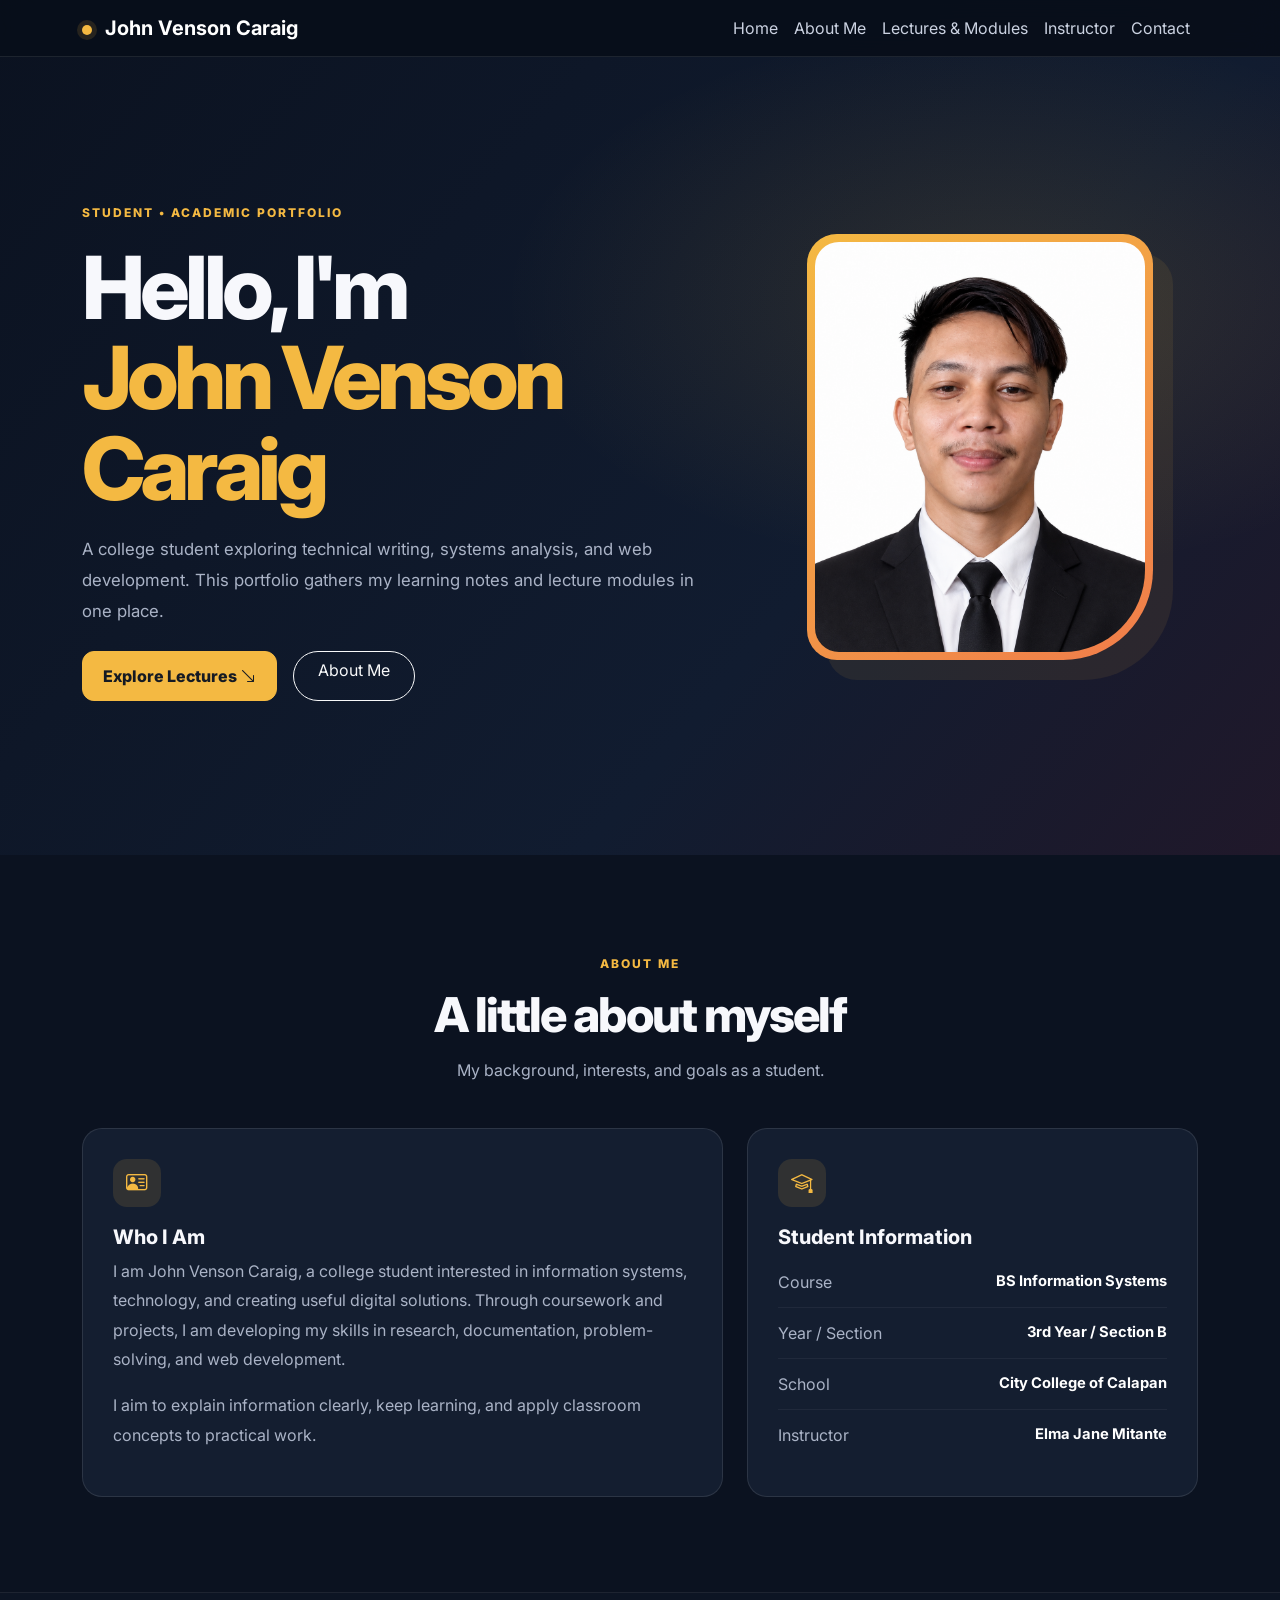
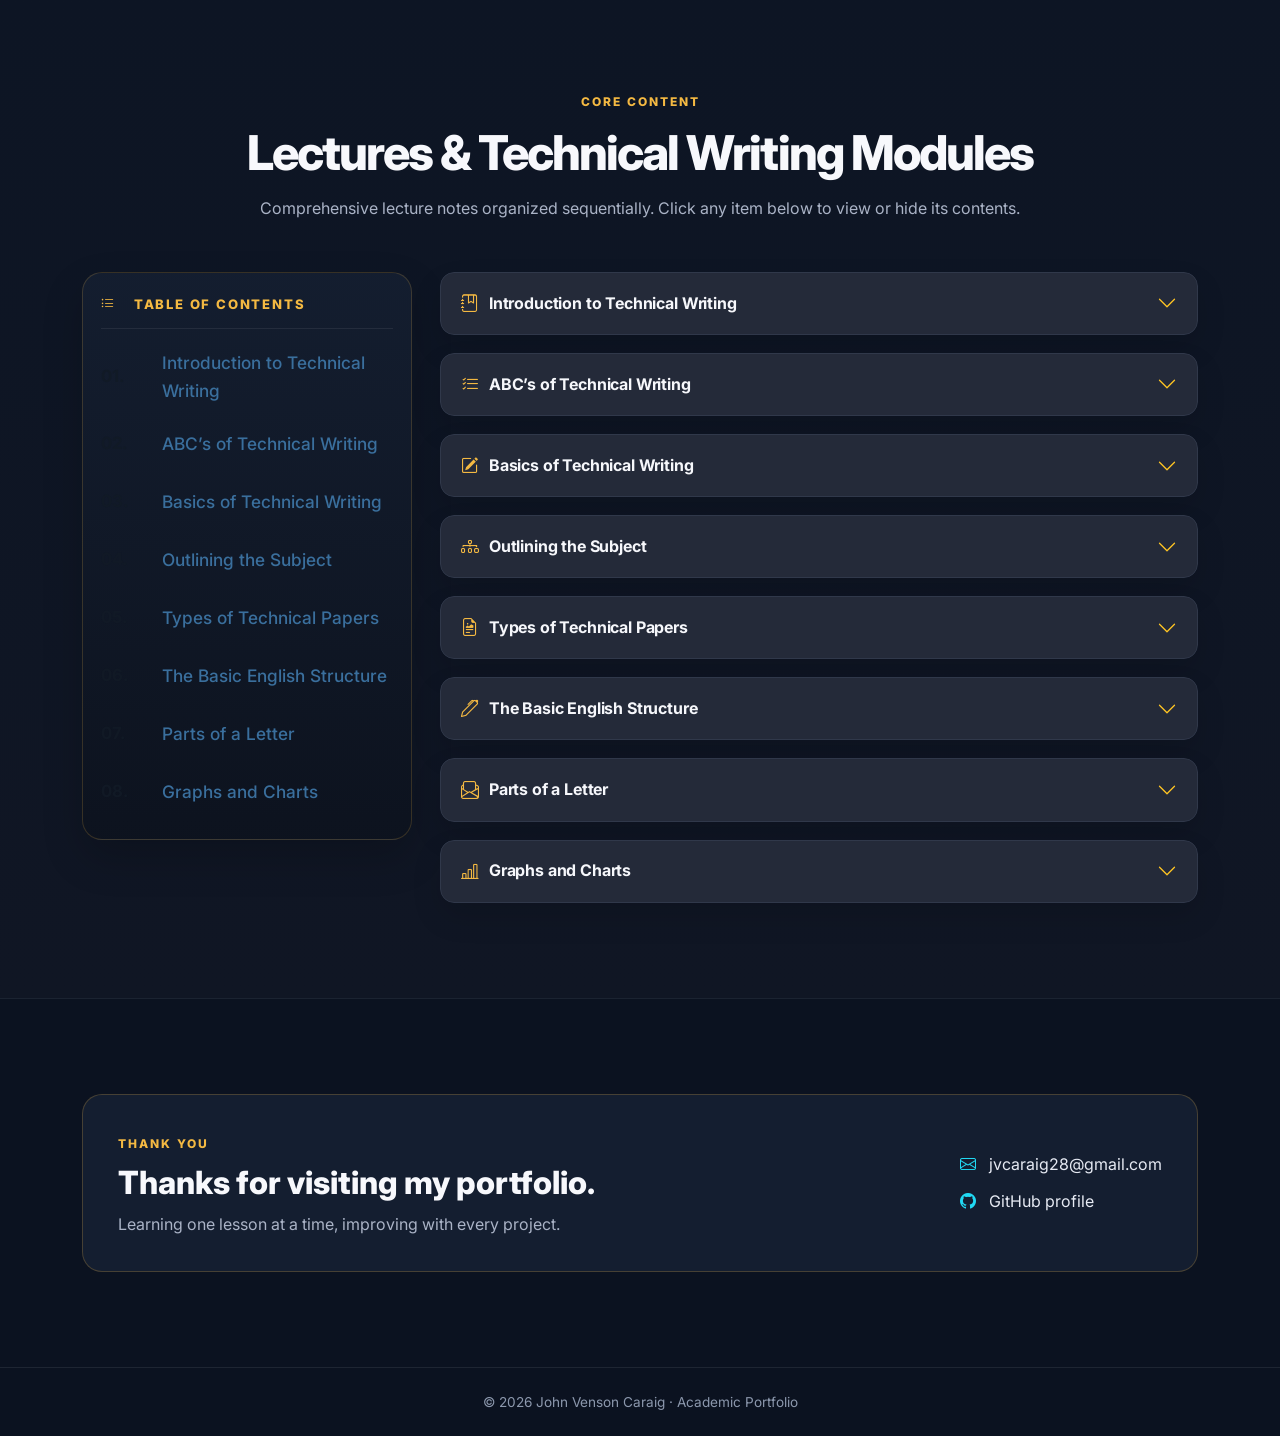
<file: index.html>
<!doctype html>
<html lang="en">
  <head>
    <meta charset="utf-8">
    <meta name="viewport" content="width=device-width, initial-scale=1">
    <meta
      name="description"
      content="John Venson Caraig's academic portfolio and technical writing lecture modules."
    >
    <title>John Venson Caraig | Academic Portfolio</title>
    <link
      href="https://cdn.jsdelivr.net/npm/bootstrap@5.3.3/dist/css/bootstrap.min.css"
      rel="stylesheet"
    >
    <link
      href="https://cdn.jsdelivr.net/npm/bootstrap-icons@1.11.3/font/bootstrap-icons.css"
      rel="stylesheet"
    >
    <link rel="stylesheet" href="style.css">
  </head>

  <body>
    <nav class="navbar navbar-expand-lg navbar-dark fixed-top site-nav">
      <div class="container">
        <a class="navbar-brand fw-bold" href="#home">
          <span class="brand-dot"></span> John Venson Caraig
        </a>

        <button
          class="navbar-toggler"
          type="button"
          data-bs-toggle="collapse"
          data-bs-target="#navMenu"
          aria-controls="navMenu"
          aria-expanded="false"
          aria-label="Toggle navigation"
        >
          <span class="navbar-toggler-icon"></span>
        </button>

        <div class="collapse navbar-collapse" id="navMenu">
          <ul class="navbar-nav ms-auto">
            <li class="nav-item"><a class="nav-link" href="#home">Home</a></li>
            <li class="nav-item"><a class="nav-link" href="#about">About Me</a></li>
            <li class="nav-item">
              <a class="nav-link" href="#lectures">Lectures &amp; Modules</a>
            </li>
            <li class="nav-item"><a class="nav-link" href="instructor.html">Instructor</a></li>
            <li class="nav-item"><a class="nav-link" href="#contact">Contact</a></li>
          </ul>
        </div>
      </div>
    </nav>

    <header class="hero" id="home">
      <div class="container">
        <div class="row align-items-center g-5">
          <div class="col-lg-7">
            <span class="eyebrow">STUDENT • ACADEMIC PORTFOLIO</span>
            <h1>
              Hello, I'm<br>
              <span>John Venson Caraig</span>
            </h1>
            <p class="hero-copy">
              A college student exploring technical writing, systems analysis, and web development.
              This portfolio gathers my learning notes and lecture modules in one place.
            </p>

            <div class="d-flex flex-wrap gap-3 mt-4">
              <a class="btn btn-primary-gradient" href="#lectures">
                Explore Lectures <i class="bi bi-arrow-down-right"></i>
              </a>
              <a class="btn btn-outline-light rounded-pill px-4" href="#about">About Me</a>
            </div>
          </div>

          <div class="col-lg-5 text-center">
            <div class="portrait-frame">
              <img
                src="profile.png"
                alt="Profile photo of John Venson Caraig"
                class="portrait"
              >
            </div>
          </div>
        </div>
      </div>
    </header>

    <section class="section" id="about">
      <div class="container">
        <div class="section-heading">
          <span>ABOUT ME</span>
          <h2>A little about myself</h2>
          <p>My background, interests, and goals as a student.</p>
        </div>

        <div class="row g-4">
          <div class="col-lg-7">
            <div class="surface h-100">
              <div class="section-icon"><i class="bi bi-person-vcard"></i></div>
              <h3>Who I Am</h3>
              <p>
                I am John Venson Caraig, a college student interested in information systems,
                technology, and creating useful digital solutions. Through coursework and projects,
                I am developing my skills in research, documentation, problem-solving, and web
                development.
              </p>
              <p>
                I aim to explain information clearly, keep learning, and apply classroom concepts to
                practical work.
              </p>
            </div>
          </div>

          <div class="col-lg-5">
            <div class="surface h-100">
              <div class="section-icon"><i class="bi bi-mortarboard"></i></div>
              <h3>Student Information</h3>

              <div class="detail-row">
                <span>Course</span>
                <strong>BS Information Systems</strong>
              </div>
              <div class="detail-row">
                <span>Year / Section</span>
                <strong>3rd Year / Section B</strong>
              </div>
              <div class="detail-row">
                <span>School</span>
                <strong>City College of Calapan</strong>
              </div>
              <div class="detail-row">
                <span>Instructor</span>
                <strong>Elma Jane Mitante</strong>
              </div>
            </div>
          </div>
        </div>
      </div>
    </section>

    <section class="section lecture-section" id="lectures">
      <div class="container">
        <div class="section-heading">
          <span>CORE CONTENT</span>
          <h2>Lectures &amp; Technical Writing Modules</h2>
          <p>
            Comprehensive lecture notes organized sequentially. Click any item below to view or hide
            its contents.
          </p>
        </div>

        <div class="lecture-layout">
          <aside class="toc-panel">
            <div class="toc-title">
              <i class="bi bi-list-ul"></i> TABLE OF CONTENTS
            </div>
            <div id="tocGrid" class="toc-grid"></div>
          </aside>

          <div class="lecture-content">
            <div class="accordion lecture-accordion" id="lectureAccordion"></div>
          </div>
        </div>

      </div>
    </section>

    <section class="section" id="contact">
      <div class="container">
        <div class="contact-panel">
          <div>
            <span class="eyebrow">THANK YOU</span>
            <h2>Thanks for visiting my portfolio.</h2>
            <p>Learning one lesson at a time, improving with every project.</p>
          </div>

          <div class="contact-items">
            <a href="jvcaraig28@gmail.com"><i class="bi bi-envelope"></i> jvcaraig28@gmail.com</a>
            <a href="https://github.com/Unknown00528"><i class="bi bi-github"></i> GitHub profile</a>
          </div>
        </div>
      </div>
    </section>

    <footer>
      <div class="container">© <span id="year"></span> John Venson Caraig · Academic Portfolio</div>
    </footer>

    <button id="backTop" aria-label="Back to top">
      <i class="bi bi-arrow-up"></i>
    </button>

    <script src="https://cdn.jsdelivr.net/npm/bootstrap@5.3.3/dist/js/bootstrap.bundle.min.js"></script>
    <script src="script.js"></script>
  </body>
</html>
</file>
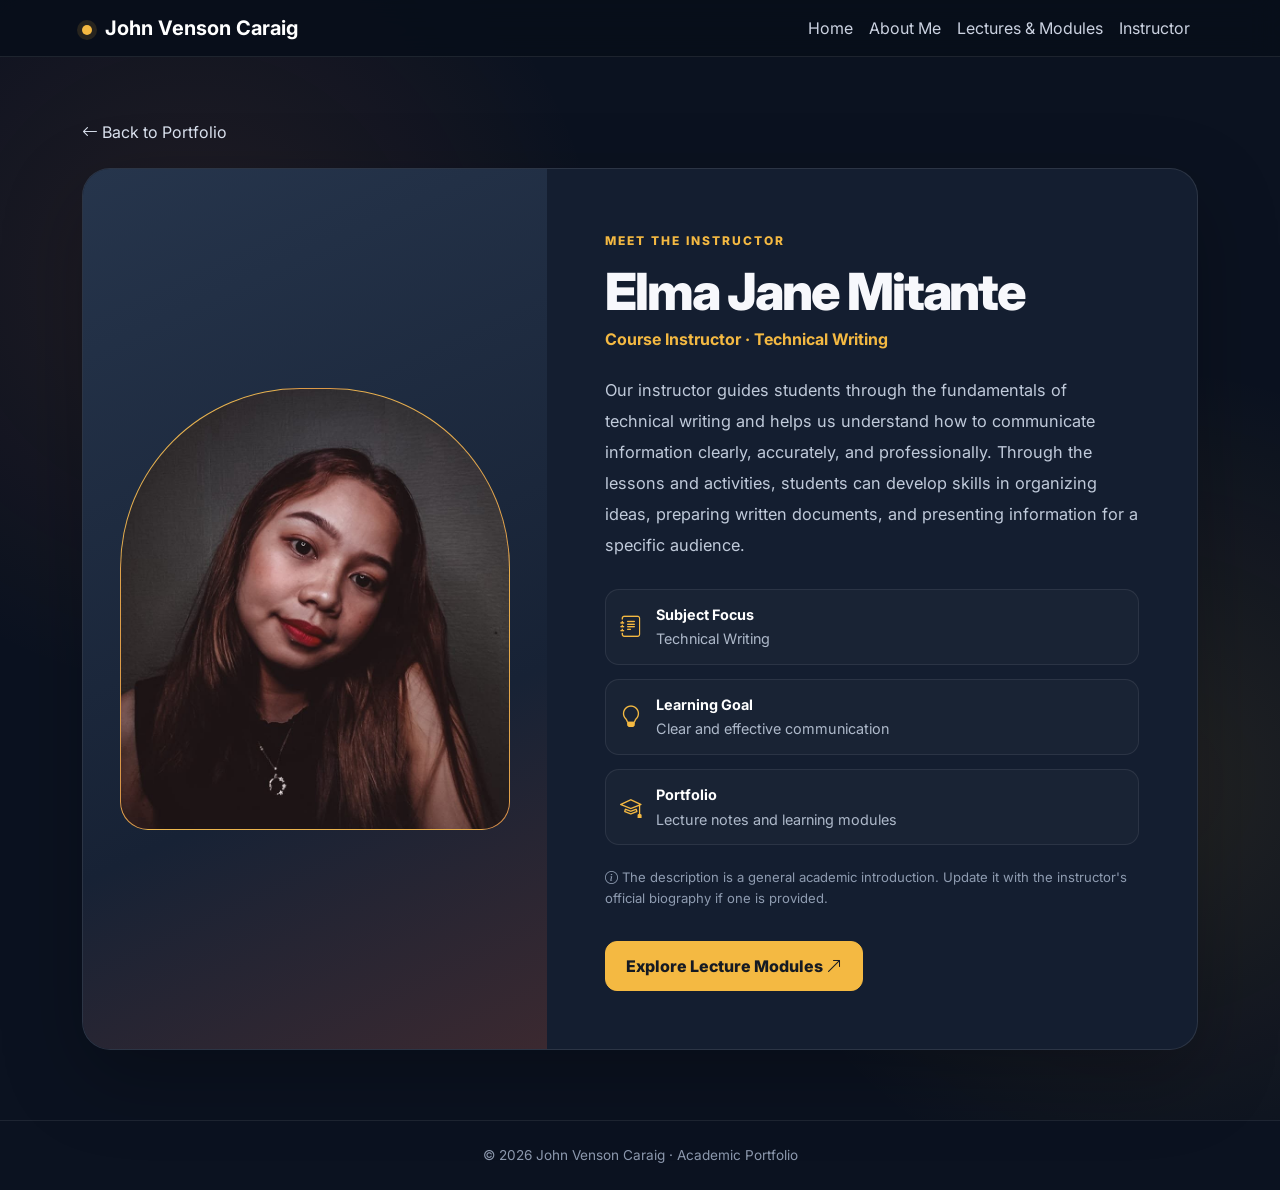
<file: instructor.html>
<!doctype html>
<html lang="en">
  <head>
    <meta charset="utf-8">
    <meta name="viewport" content="width=device-width, initial-scale=1">
    <meta
      name="description"
      content="Instructor profile for the Technical Writing academic portfolio."
    >
    <title>Instructor | John Venson Caraig Portfolio</title>
    <link
      href="https://cdn.jsdelivr.net/npm/bootstrap@5.3.3/dist/css/bootstrap.min.css"
      rel="stylesheet"
    >
    <link
      href="https://cdn.jsdelivr.net/npm/bootstrap-icons@1.11.3/font/bootstrap-icons.css"
      rel="stylesheet"
    >
    <link rel="stylesheet" href="style.css">
  </head>

  <body class="instructor-page">
    <nav class="navbar navbar-expand-lg navbar-dark fixed-top site-nav">
      <div class="container">
        <a class="navbar-brand fw-bold" href="index.html">
          <span class="brand-dot"></span> John Venson Caraig
        </a>

        <button
          class="navbar-toggler"
          type="button"
          data-bs-toggle="collapse"
          data-bs-target="#navMenu"
          aria-controls="navMenu"
          aria-expanded="false"
          aria-label="Toggle navigation"
        >
          <span class="navbar-toggler-icon"></span>
        </button>

        <div class="collapse navbar-collapse" id="navMenu">
          <ul class="navbar-nav ms-auto">
            <li class="nav-item"><a class="nav-link" href="index.html">Home</a></li>
            <li class="nav-item"><a class="nav-link" href="index.html#about">About Me</a></li>
            <li class="nav-item">
              <a class="nav-link" href="index.html#lectures">Lectures &amp; Modules</a>
            </li>
            <li class="nav-item"><a class="nav-link active" href="instructor.html">Instructor</a></li>
          </ul>
        </div>
      </div>
    </nav>

    <main class="instructor-hero">
      <div class="container">
        <a class="back-home" href="index.html">
          <i class="bi bi-arrow-left"></i> Back to Portfolio
        </a>

        <div class="instructor-card row g-0 align-items-stretch">
          <div class="col-lg-5 instructor-visual">
            <div class="instructor-photo-frame">
              <img
                src="instractor.jpg"
                alt="Instructor portrait"
                class="instructor-photo"
                onerror="this.style.display='none'; this.nextElementSibling.style.display='flex';"
              >

              <div class="instructor-placeholder">
                <i class="bi bi-person-bounding-box"></i>
                <strong>Instructor Photo</strong>
                <span>Add the instructor's photo as <code>assets/instructor.jpg</code></span>
              </div>
            </div>
          </div>

          <div class="col-lg-7">
            <div class="instructor-copy">
              <span class="eyebrow">MEET THE INSTRUCTOR</span>
              <h1>Elma Jane Mitante</h1>
              <p class="instructor-role">Course Instructor · Technical Writing</p>

              <p class="instructor-description">
                Our instructor guides students through the fundamentals of technical writing and
                helps us understand how to communicate information clearly, accurately, and
                professionally. Through the lessons and activities, students can develop skills in
                organizing ideas, preparing written documents, and presenting information for a
                specific audience.
              </p>

              <div class="instructor-facts">
                <div>
                  <i class="bi bi-journal-text"></i>
                  <span><b>Subject Focus</b>Technical Writing</span>
                </div>
                <div>
                  <i class="bi bi-lightbulb"></i>
                  <span><b>Learning Goal</b>Clear and effective communication</span>
                </div>
                <div>
                  <i class="bi bi-mortarboard"></i>
                  <span><b>Portfolio</b>Lecture notes and learning modules</span>
                </div>
              </div>

              <p class="instructor-note">
                <i class="bi bi-info-circle"></i> The description is a general academic
                introduction. Update it with the instructor's official biography if one is provided.
              </p>

              <a class="btn btn-primary-gradient mt-3" href="index.html#lectures">
                Explore Lecture Modules <i class="bi bi-arrow-up-right"></i>
              </a>
            </div>
          </div>
        </div>
      </div>
    </main>

    <footer>
      <div class="container">© <span id="year"></span> John Venson Caraig · Academic Portfolio</div>
    </footer>

    <script>
      document.getElementById('year').textContent = new Date().getFullYear();
    </script>
    <script src="https://cdn.jsdelivr.net/npm/bootstrap@5.3.3/dist/js/bootstrap.bundle.min.js"></script>
  </body>
</html>
</file>
<file: style.css>
@import url('https://fonts.googleapis.com/css2?family=Inter:wght@400;500;600;700;800&display=swap');
:root{--bg:#0b0e17;--panel:#121827;--card:#202635;--line:#2d3547;--text:#f6f7fb;--muted:#aab3c6;--yellow:#ffbd18;--blue:#338cff;--cyan:#21d9f3}
*{box-sizing:border-box}html{scroll-behavior:smooth;scroll-padding-top:90px}body{margin:0;background:var(--bg);color:var(--text);font-family:Inter,system-ui,sans-serif}a{text-decoration:none}.site-nav{background:rgba(9,12,20,.88);backdrop-filter:blur(16px);border-bottom:1px solid #ffffff0d}.brand-dot{display:inline-block;width:10px;height:10px;border-radius:50%;margin-right:8px;background:linear-gradient(135deg,var(--cyan),#bd4cff);box-shadow:0 0 15px #21d9f388}.nav-link{color:#cbd2e1!important}.nav-link:hover{color:var(--yellow)!important}.hero{min-height:95vh;display:flex;align-items:center;padding:130px 0 85px;background:radial-gradient(ellipse at 80% 35%,#25204766,transparent 40%),radial-gradient(ellipse at 10% 10%,#16364a44,transparent 35%)}.eyebrow,.section-heading>span{font-size:.75rem;font-weight:800;letter-spacing:2px;color:var(--cyan)}.hero h1{font-size:clamp(2.8rem,6.8vw,5.6rem);font-weight:800;letter-spacing:-.055em;line-height:1.04;margin:20px 0}.hero h1 span{background:linear-gradient(90deg,#32d8ff,#a18aff,#ff60d7);-webkit-background-clip:text;background-clip:text;color:transparent}.hero-copy{max-width:650px;color:var(--muted);line-height:1.85;font-size:1.05rem}.btn-primary-gradient{background:linear-gradient(100deg,#258bff,#a747f5);color:white;border:0;border-radius:50px;padding:12px 20px;font-weight:700}.btn-primary-gradient:hover{color:#fff;transform:translateY(-2px)}.portrait-frame{display:inline-block;padding:8px;border-radius:28px;background:linear-gradient(140deg,var(--cyan),#7e51ff,var(--yellow));box-shadow:0 0 60px #7e51ff22}.portrait{display:block;width:min(330px,75vw);height:410px;object-fit:cover;border-radius:22px;background:#1b2030}.section{padding:95px 0}.section-heading{text-align:center;margin:0 auto 44px;max-width:820px}.section-heading h2{font-size:clamp(2rem,4vw,3rem);font-weight:800;letter-spacing:-.04em;margin:12px 0}.section-heading p{color:var(--muted);line-height:1.75;margin:0 auto}.surface{background:var(--panel);border:1px solid var(--line);border-radius:20px;padding:30px}.surface h3{font-weight:750;font-size:1.25rem}.surface p{color:var(--muted);line-height:1.85}.section-icon{display:grid;place-items:center;width:48px;height:48px;border-radius:14px;color:var(--yellow);background:#ffbd1817;font-size:1.35rem;margin-bottom:18px}.detail-row{display:flex;justify-content:space-between;gap:18px;padding:13px 0;border-bottom:1px solid #ffffff0d}.detail-row:last-child{border-bottom:0}.detail-row span{color:var(--muted)}.detail-row strong{text-align:right;font-size:.92rem}.lecture-section{background:#0d111c;border-top:1px solid #ffffff0a;border-bottom:1px solid #ffffff0a}.lecture-section .section-heading{margin-bottom:50px}.toc-panel{padding:20px;border:1px solid #30394c;border-radius:14px;background:#121827}.toc-title{font-size:.75rem;font-weight:800;color:var(--yellow);margin:0 0 14px;letter-spacing:.4px}.toc-title i{margin-right:8px}.toc-grid{display:grid;grid-template-columns:repeat(3,minmax(0,1fr));gap:10px}.toc-link{display:flex;align-items:center;gap:9px;min-width:0;background:#202737;border:1px solid transparent;border-radius:10px;padding:10px;color:#e5e9f1;text-align:left;font-size:.79rem;font-weight:650;transition:.2s}.toc-link i{color:var(--yellow);flex-shrink:0}.toc-link:hover,.toc-link:focus-visible{border-color:#ffbd1877;background:#292f3e;color:white;outline:none}.lecture-accordion{display:flex;flex-direction:column;gap:18px}.lecture-item{border:0!important;border-radius:14px!important;overflow:hidden;background:transparent!important}.lecture-button{background:#242a39!important;color:#f6f7fb!important;box-shadow:none!important;border:1px solid #30384a!important;border-radius:14px!important;padding:20px!important;font-weight:800;font-size:1rem;display:flex;align-items:center;gap:10px}.lecture-button:after{filter:brightness(0) saturate(100%) invert(83%) sepia(98%) saturate(2500%) hue-rotate(345deg) brightness(103%);margin-left:auto}.lecture-button:not(.collapsed){border-radius:14px 14px 0 0!important;border-bottom-color:transparent!important}.lesson-number{display:inline-grid;place-items:center;min-width:26px;height:26px;padding:0 7px;border-radius:7px;background:#ffbd1826;color:var(--yellow);font-size:.78rem}.accordion-body{background:#171d2a;border:1px solid #30384a;border-top:0;border-radius:0 0 14px 14px;padding:26px;color:#d1d7e4;line-height:1.85}.accordion-body h4{font-size:1.1rem;font-weight:800;color:white;margin:20px 0 8px}.accordion-body h4:first-child{margin-top:0}.accordion-body ul{padding-left:1.3rem}.accordion-body li{margin:.35rem 0}.module-callout{border-left:3px solid var(--yellow);background:#ffbd180b;padding:14px 17px;border-radius:0 10px 10px 0;color:#e1e4eb;margin:14px 0}.content-note{font-size:.82rem;color:#8f9ab0;line-height:1.7}.content-note i{color:var(--yellow);margin-right:6px}.contact-panel{display:flex;justify-content:space-between;align-items:center;gap:25px;padding:35px;border:1px solid var(--line);border-radius:20px;background:linear-gradient(120deg,#151a29,#151226)}.contact-panel h2{font-weight:800;margin:10px 0}.contact-panel p{color:var(--muted);margin:0}.contact-items{display:flex;flex-direction:column;gap:13px;min-width:190px}.contact-items a{color:#e6eaf3}.contact-items a i{color:var(--cyan);margin-right:9px}footer{padding:24px 0;text-align:center;color:#8993a7;font-size:.85rem;border-top:1px solid #ffffff0a}#backTop{display:none;place-items:center;position:fixed;right:20px;bottom:20px;width:44px;height:44px;border:0;border-radius:50%;background:linear-gradient(135deg,#258bff,#a747f5);color:white;z-index:1000}@media(max-width:767px){.hero{text-align:center;min-height:auto;padding-top:120px}.hero-copy{margin:auto}.hero .d-flex{justify-content:center}.portrait{height:350px}.section{padding:70px 0}.toc-grid{grid-template-columns:1fr}.contact-panel{align-items:flex-start;flex-direction:column}.detail-row{flex-direction:column;gap:5px}.detail-row strong{text-align:left}.lecture-button{font-size:.9rem;padding:16px!important}.toc-panel{padding:15px}}


/* Visual refresh: editorial navy + warm amber, with softer geometry */
:root { --accent: #f4b942; --accent-2: #f07c4a; --ink: #101827; --panel: #182235; }
body { background: #0b1220; color: #f7f8fc; }
.site-nav { background: rgba(8, 14, 26, .94); border-bottom: 1px solid rgba(255,255,255,.09); backdrop-filter: blur(14px); }
.brand-dot { background: var(--accent); box-shadow: 0 0 0 5px rgba(244,185,66,.13); }
.hero { background: radial-gradient(ellipse at 78% 35%, rgba(244,185,66,.13), transparent 35%), linear-gradient(130deg,#0b1220,#111c30 65%,#20182a); }
.hero h1 span { color: var(--accent); background: none; -webkit-text-fill-color: var(--accent); }
.eyebrow, .section-heading > span { color: var(--accent); }
.btn-primary-gradient { background: var(--accent); color: #151a23; border: 1px solid var(--accent); font-weight: 800; border-radius: 12px; }
.btn-primary-gradient:hover { background: #ffd36e; color: #151a23; border-color: #ffd36e; }
.portrait-frame { border-radius: 30px 30px 90px 30px; padding: 8px; background: linear-gradient(145deg,var(--accent),var(--accent-2)); box-shadow: 20px 20px 0 rgba(244,185,66,.08); }
.portrait { border-radius: 24px 24px 82px 24px; }
.surface, .toc-panel, .lecture-item, .contact-panel { background: #141e30; border-color: rgba(255,255,255,.1); border-radius: 20px; }
.section-heading h2 { letter-spacing: -.04em; }
.section-icon { color: var(--accent); background: rgba(244,185,66,.12); }
.detail-row strong { color: #fff; }
.lecture-section {
  background: linear-gradient(180deg, rgba(13,21,36,1) 0%, rgba(16,22,36,1) 100%);
  border-top: 1px solid rgba(255,255,255,.06);
  border-bottom: 1px solid rgba(255,255,255,.06);
}
.lecture-layout {
  display: grid;
  grid-template-columns: minmax(260px, 330px) minmax(0, 1fr);
  gap: 28px;
  align-items: start;
}
.toc-panel {
  position: sticky;
  top: 100px;
  min-height: 560px;
  padding: 22px 18px 26px;
  background: linear-gradient(180deg, rgba(20,30,48,0.98), rgba(13,19,31,0.98));
  border: 1px solid rgba(244,185,66,.18);
  box-shadow: 0 18px 40px rgba(0,0,0,.18);
}
.toc-title {
  color: var(--accent);
  font-size: .82rem;
  font-weight: 800;
  letter-spacing: 1.8px;
  text-transform: uppercase;
  display: flex;
  align-items: center;
  gap: 10px;
  padding-bottom: 14px;
  border-bottom: 1px solid rgba(255,255,255,.07);
}
.toc-grid {
  display: flex;
  flex-direction: column;
  gap: 16px;
  margin-top: 18px;
}
.toc-link {
  display: grid;
  grid-template-columns: 52px 1fr;
  align-items: center;
  width: 100%;
  min-height: 42px;
  background: transparent;
  color: #edf1f9;
  border: none;
  padding: 2px 0;
  text-align: left;
  justify-content: flex-start;
  transition: transform .2s ease, opacity .2s ease;
}
.toc-link .toc-number {
  color: rgba(17, 26, 38, 0.92);
  font-size: 1.05rem;
  font-weight: 700;
  min-width: 52px;
  display: inline-block;
  text-align: left;
}
.toc-link .toc-text,
.toc-link .toc-review-label {
  color: #3a6f9d;
  font-size: 1.08rem;
  line-height: 1.6;
  font-weight: 500;
  display: block;
}
.toc-link:hover, .toc-link:focus {
  opacity: 1;
  transform: translateX(4px);
}
.toc-link-review {
  cursor: default;
  opacity: 1;
  pointer-events: none;
  margin-top: 8px;
}
.toc-link-review .toc-review-label {
  color: #3a6f9d;
}
.lecture-content {
  min-width: 0;
}
.lecture-accordion {
  display: grid;
  gap: 18px;
}
.lecture-item {
  overflow: hidden;
  background: rgba(20,30,48,.9);
  border: 1px solid rgba(255,255,255,.08);
  border-radius: 18px;
  box-shadow: 0 14px 30px rgba(0,0,0,.12);
}
.lecture-item .accordion-button {
  background: #1a2538;
  color: #fff;
  font-weight: 700;
  letter-spacing: -.01em;
  padding: 1rem 1.1rem;
}
.lecture-item .accordion-button:not(.collapsed) {
  color: var(--accent);
  background: rgba(32,44,64,.96);
  box-shadow: inset 0 -1px 0 rgba(255,255,255,.05);
}
.lecture-item .accordion-button:focus {
  box-shadow: none;
  border-color: transparent;
}
.accordion-title-wrap {
  display: inline-flex;
  align-items: center;
  gap: 10px;
}
.accordion-title-wrap .bi {
  font-size: 1.1rem;
  color: var(--accent);
}
.lecture-item .accordion-body {
  background: #0f1727;
  color: #d8dfeb;
  padding: 1.4rem 1.25rem 1.1rem;
}
.lecture-item .accordion-body h4 {
  font-size: 1.15rem;
  color: #fff;
  margin: 1.1rem 0 .7rem;
}
.lecture-item .accordion-body p,
.lecture-item .accordion-body li {
  color: #cfdae8;
  line-height: 1.8;
}
.lesson-table-wrap {
  margin: 1.2rem 0 1.4rem;
  overflow-x: auto;
  border-radius: 14px;
  border: 1px solid rgba(255,255,255,.08);
  background: rgba(9,14,22,0.35);
}
.lesson-table {
  margin-bottom: 0;
  background: rgba(18,27,39,.75);
  color: #edf3ff;
  border-collapse: collapse;
}
.lesson-table th,
.lesson-table td {
  padding: 0.8rem 0.9rem;
  vertical-align: top;
  border-color: rgba(255,255,255,.08);
}
.lesson-table thead th {
  background: rgba(244,185,66,.12);
  color: #fff;
  font-weight: 700;
}
.business-letter-list {
  display: grid;
  gap: 0.7rem;
  margin-top: 1rem;
}
.business-letter-item {
  padding: 0.8rem 0.9rem;
  border: 1px solid rgba(255,255,255,.08);
  border-radius: 10px;
  background: rgba(255,255,255,.02);
  color: #dfe9f7;
  line-height: 1.7;
}
.lecture-item .accordion-button::after {
  filter: brightness(0) saturate(100%) invert(81%) sepia(58%) saturate(695%) hue-rotate(337deg) brightness(101%);
}
.content-note {
  color: #9ba8bc;
  margin-top: 22px;
}
.contact-panel { border: 1px solid rgba(244,185,66,.22); }
footer { color: #8c98ad; border-color: rgba(255,255,255,.08); }
#backTop { background: var(--accent); color: #101827; border-radius: 14px; }

@media (max-width: 991px) {
  .lecture-layout {
    grid-template-columns: 1fr;
  }
  .toc-panel {
    position: static;
  }
}

/* Separate instructor profile page */
.instructor-hero { min-height: calc(100vh - 70px); padding: 120px 0 70px; background: radial-gradient(circle at 15% 25%,rgba(240,124,74,.1),transparent 30%),radial-gradient(circle at 90% 70%,rgba(244,185,66,.1),transparent 30%),#0b1220; }
.back-home { display: inline-block; margin-bottom: 24px; color: #d9e0ed; }
.back-home:hover { color: var(--accent); }
.instructor-card { overflow: hidden; border: 1px solid rgba(255,255,255,.1); border-radius: 28px; background: #141e30; box-shadow: 0 28px 80px rgba(0,0,0,.25); }
.instructor-visual { min-height: 530px; padding: 28px; display: flex; align-items: center; justify-content: center; background: linear-gradient(155deg,#26354c,#172235 65%,#3b2930); }
.instructor-photo-frame { width: 100%; max-width: 390px; min-height: 440px; position: relative; overflow: hidden; border-radius: 180px 180px 28px 28px; border: 1px solid rgba(244,185,66,.5); background: linear-gradient(150deg,#e7b95d,#bd6c4d); }
.instructor-photo { width: 100%; height: 440px; object-fit: cover; }
.instructor-placeholder { min-height: 440px; display: none; flex-direction: column; justify-content: center; align-items: center; text-align: center; padding: 28px; color: #172235; gap: 12px; }
.instructor-placeholder i { font-size: 5rem; }
.instructor-placeholder strong { font-size: 1.3rem; }
.instructor-placeholder span { max-width: 230px; font-size: .9rem; }
.instructor-copy { padding: clamp(28px,5vw,58px); }
.instructor-copy h1 { margin: 14px 0 8px; font-size: clamp(2.1rem,4vw,3.5rem); line-height: 1.05; font-weight: 850; letter-spacing: -.04em; }
.instructor-role { color: var(--accent); font-weight: 700; margin-bottom: 24px; }
.instructor-description { color: #c0cada; font-size: 1.02rem; line-height: 1.9; }
.instructor-facts { display: grid; gap: 14px; margin-top: 28px; }
.instructor-facts > div { display: flex; gap: 14px; align-items: center; padding: 14px; border: 1px solid rgba(255,255,255,.08); border-radius: 14px; background: rgba(255,255,255,.025); }
.instructor-facts i { color: var(--accent); font-size: 1.35rem; }
.instructor-facts span { display: flex; flex-direction: column; color: #aeb9ca; font-size: .9rem; }
.instructor-facts b { color: #fff; margin-bottom: 3px; }
.instructor-note { color: #8f9cb1; font-size: .82rem; line-height: 1.6; margin-top: 22px; }
@media(max-width:767px) { .instructor-visual { min-height: auto; } .instructor-photo-frame,.instructor-photo,.instructor-placeholder { min-height: 350px; height: 350px; } }
</file>
